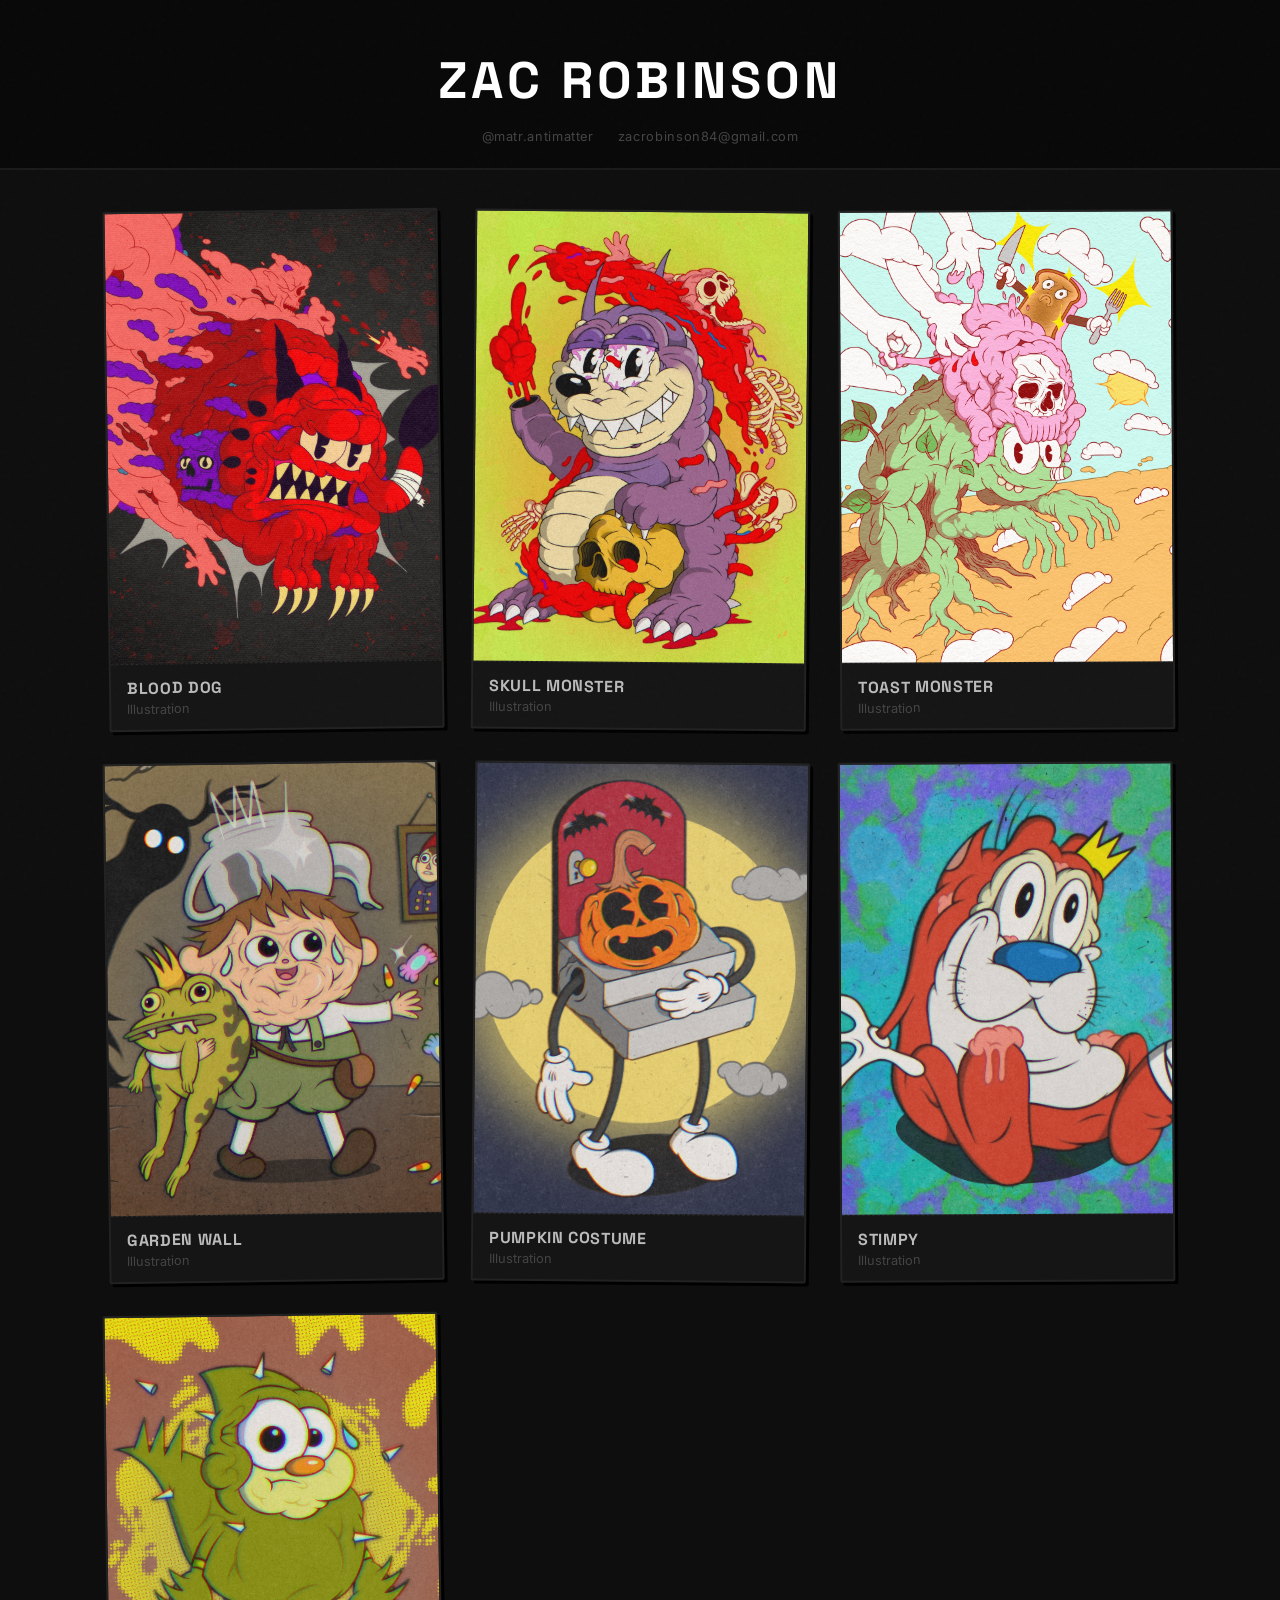
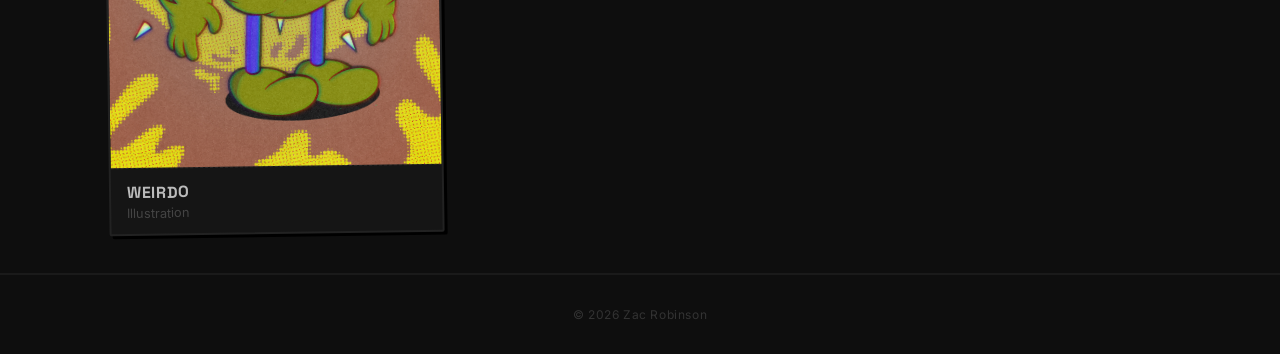
<file: index.html>
<!DOCTYPE html>
<html lang="en">
<head>
    <meta charset="UTF-8">
    <meta name="viewport" content="width=device-width, initial-scale=1.0">
    <title>Zac Robinson</title>
    <link rel="stylesheet" href="styles.css">
</head>
<body>
    <header>
        <h1>Zac Robinson</h1>
        <div class="links">
            <a href="https://instagram.com/matr.antimatter" target="_blank">@matr.antimatter</a>
            <a href="mailto:zacrobinson84@gmail.com">zacrobinson84@gmail.com</a>
        </div>
    </header>

    <main>
        <section class="gallery" id="gallery">
            <!-- Art pieces go here. To add a new piece, copy this template:
            <a class="art-card" href="view.html?img=images/your-image.jpg&title=Title">
                <img src="images/your-image.jpg" alt="Description">
                <div class="art-info">
                    <h3>Title</h3>
                    <p>Medium / Year</p>
                </div>
            </a>
            -->

            <a class="art-card" href="view.html?img=images/Blood_dog.jpg&title=Blood Dog">
                <img src="images/Blood_dog.jpg" alt="Blood Dog">
                <div class="art-info">
                    <h3>Blood Dog</h3>
                    <p>Illustration</p>
                </div>
            </a>

            <a class="art-card" href="view.html?img=images/Skull_Monster.jpg&title=Skull Monster">
                <img src="images/Skull_Monster.jpg" alt="Skull Monster">
                <div class="art-info">
                    <h3>Skull Monster</h3>
                    <p>Illustration</p>
                </div>
            </a>

            <a class="art-card" href="view.html?img=images/Toast_Monster.jpg&title=Toast Monster">
                <img src="images/Toast_Monster.jpg" alt="Toast Monster">
                <div class="art-info">
                    <h3>Toast Monster</h3>
                    <p>Illustration</p>
                </div>
            </a>

            <a class="art-card" href="view.html?img=images/Garden_wall.jpg&title=Garden Wall">
                <img src="images/Garden_wall.jpg" alt="Garden Wall">
                <div class="art-info">
                    <h3>Garden Wall</h3>
                    <p>Illustration</p>
                </div>
            </a>

            <a class="art-card" href="view.html?img=images/pumpkin_costume.jpg&title=Pumpkin Costume">
                <img src="images/pumpkin_costume.jpg" alt="Pumpkin Costume">
                <div class="art-info">
                    <h3>Pumpkin Costume</h3>
                    <p>Illustration</p>
                </div>
            </a>

            <a class="art-card" href="view.html?img=images/stimpy.jpg&title=Stimpy">
                <img src="images/stimpy.jpg" alt="Stimpy">
                <div class="art-info">
                    <h3>Stimpy</h3>
                    <p>Illustration</p>
                </div>
            </a>

            <a class="art-card" href="view.html?img=images/weirdo.jpg&title=Weirdo">
                <img src="images/weirdo.jpg" alt="Weirdo">
                <div class="art-info">
                    <h3>Weirdo</h3>
                    <p>Illustration</p>
                </div>
            </a>
        </section>
    </main>

    <footer>
        <p>&copy; 2026 Zac Robinson</p>
    </footer>
</body>
</html>
</file>
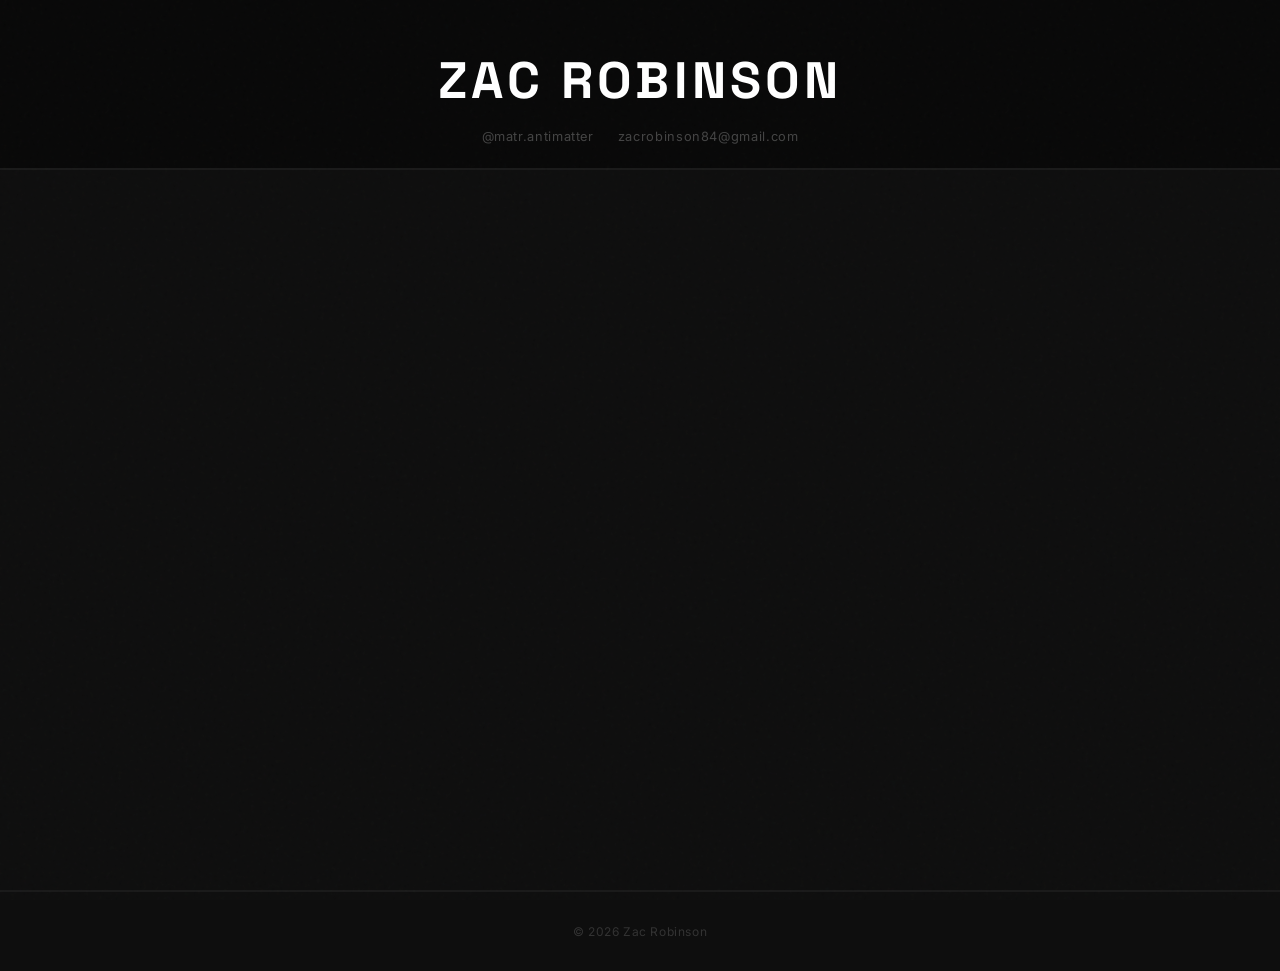
<file: view.html>
<!DOCTYPE html>
<html lang="en">
<head>
    <meta charset="UTF-8">
    <meta name="viewport" content="width=device-width, initial-scale=1.0">
    <title>Zac Robinson</title>
    <link rel="stylesheet" href="styles.css">
    <style>
        .viewer {
            display: flex;
            flex-direction: column;
            align-items: center;
            justify-content: center;
            min-height: 80vh;
            padding: 2rem;
        }

        .viewer img {
            width: 75vmin;
            height: 75vmin;
            object-fit: contain;
        }

        .viewer h2 {
            font-size: 1.2rem;
            font-weight: 700;
            margin-top: 1.5rem;
            color: #ccc;
        }

        .back-link {
            display: inline-block;
            margin-top: 1rem;
            font-size: 0.85rem;
            color: #555;
            text-decoration: none;
            transition: color 0.2s;
        }

        .back-link:hover {
            color: #fff;
        }
    </style>
</head>
<body>
    <header>
        <a href="index.html" style="text-decoration: none;">
            <h1>Zac Robinson</h1>
        </a>
        <div class="links">
            <a href="https://instagram.com/matr.antimatter" target="_blank">@matr.antimatter</a>
            <a href="mailto:zacrobinson84@gmail.com">zacrobinson84@gmail.com</a>
        </div>
    </header>

    <main class="viewer" id="viewer">
    </main>

    <footer>
        <p>&copy; 2026 Zac Robinson</p>
    </footer>

    <script>
        const params = new URLSearchParams(window.location.search);
        const imgSrc = params.get('img');
        const title = params.get('title');
        const viewer = document.getElementById('viewer');

        if (imgSrc) {
            document.title = (title || 'Artwork') + ' — Zac Robinson';
            viewer.innerHTML = `
                <img src="${imgSrc}" alt="${title || 'Artwork'}">
                <h2>${title || ''}</h2>
                <a href="index.html" class="back-link">← Back</a>
            `;
        }
    </script>
</body>
</html>
</file>
<file: styles.css>
@import url('https://fonts.googleapis.com/css2?family=Space+Grotesk:wght@400;700&family=Inter:wght@400;700&display=swap');

* {
    margin: 0;
    padding: 0;
    box-sizing: border-box;
}

body {
    font-family: 'Inter', sans-serif;
    background-color: #0e0e0e;
    color: #e0e0e0;
    min-height: 100vh;
    display: flex;
    flex-direction: column;
    position: relative;
}

/* Concrete grain texture */
body::before {
    content: '';
    position: fixed;
    top: 0;
    left: 0;
    width: 100%;
    height: 100%;
    background-image: url("data:image/svg+xml,%3Csvg viewBox='0 0 256 256' xmlns='http://www.w3.org/2000/svg'%3E%3Cfilter id='n'%3E%3CfeTurbulence type='fractalNoise' baseFrequency='0.85' numOctaves='4' stitchTiles='stitch'/%3E%3C/filter%3E%3Crect width='100%25' height='100%25' filter='url(%23n)' opacity='0.04'/%3E%3C/svg%3E");
    pointer-events: none;
    z-index: 1000;
    opacity: 0.5;
}

header {
    text-align: center;
    padding: 3rem 1rem 1.5rem;
    background-color: #080808;
    border-bottom: 2px solid #1a1a1a;
    position: relative;
    z-index: 1;
}

header h1 {
    font-family: 'Space Grotesk', sans-serif;
    font-size: 3.2rem;
    font-weight: 700;
    letter-spacing: 0.08em;
    text-transform: uppercase;
    color: #fff;
}

.links {
    margin-top: 1rem;
    display: flex;
    justify-content: center;
    gap: 1.5rem;
}

.links a {
    color: #444;
    font-size: 0.8rem;
    text-decoration: none;
    letter-spacing: 0.05em;
    transition: color 0.2s;
}

.links a:hover {
    color: #ccc;
}

main {
    flex: 1;
    padding: 2.5rem 1rem;
    max-width: 1100px;
    margin: 0 auto;
    width: 100%;
    position: relative;
    z-index: 1;
}

.gallery {
    display: grid;
    grid-template-columns: repeat(auto-fill, minmax(300px, 1fr));
    gap: 2rem;
}

a.art-card {
    text-decoration: none;
    color: inherit;
}

.art-card {
    background: #151515;
    border: 2px solid #222;
    border-radius: 2px;
    overflow: hidden;
    transition: transform 0.15s ease, box-shadow 0.15s ease;
    box-shadow: 3px 3px 0px #000;
}

/* Slightly crooked, like wheat-pasted on a wall */
.art-card:nth-child(3n+1) { transform: rotate(-0.8deg); }
.art-card:nth-child(3n+2) { transform: rotate(0.5deg); }
.art-card:nth-child(3n+3) { transform: rotate(-0.3deg); }

.art-card:hover {
    transform: rotate(0deg) scale(1.03);
    box-shadow: 5px 5px 0px #000;
}

.art-card img {
    width: 100%;
    height: 450px;
    object-fit: cover;
    display: block;
    image-rendering: -webkit-optimize-contrast;
}

.placeholder-img {
    width: 100%;
    height: 300px;
    background: #1a1a1a;
    display: flex;
    align-items: center;
    justify-content: center;
    color: #333;
    font-size: 1rem;
}

.art-info {
    padding: 0.8rem 1rem;
    border-top: 1px dashed #2a2a2a;
}

.art-info h3 {
    font-family: 'Space Grotesk', sans-serif;
    font-size: 1rem;
    font-weight: 700;
    color: #bbb;
    text-transform: uppercase;
    letter-spacing: 0.04em;
}

.art-info p {
    color: #444;
    font-size: 0.8rem;
    margin-top: 0.2rem;
}

footer {
    text-align: center;
    padding: 2rem 1rem;
    border-top: 2px solid #1a1a1a;
    color: #333;
    font-size: 0.75rem;
    letter-spacing: 0.05em;
    position: relative;
    z-index: 1;
}

@media (max-width: 600px) {
    header h1 {
        font-size: 2rem;
    }

    .gallery {
        grid-template-columns: 1fr;
    }
}
</file>
